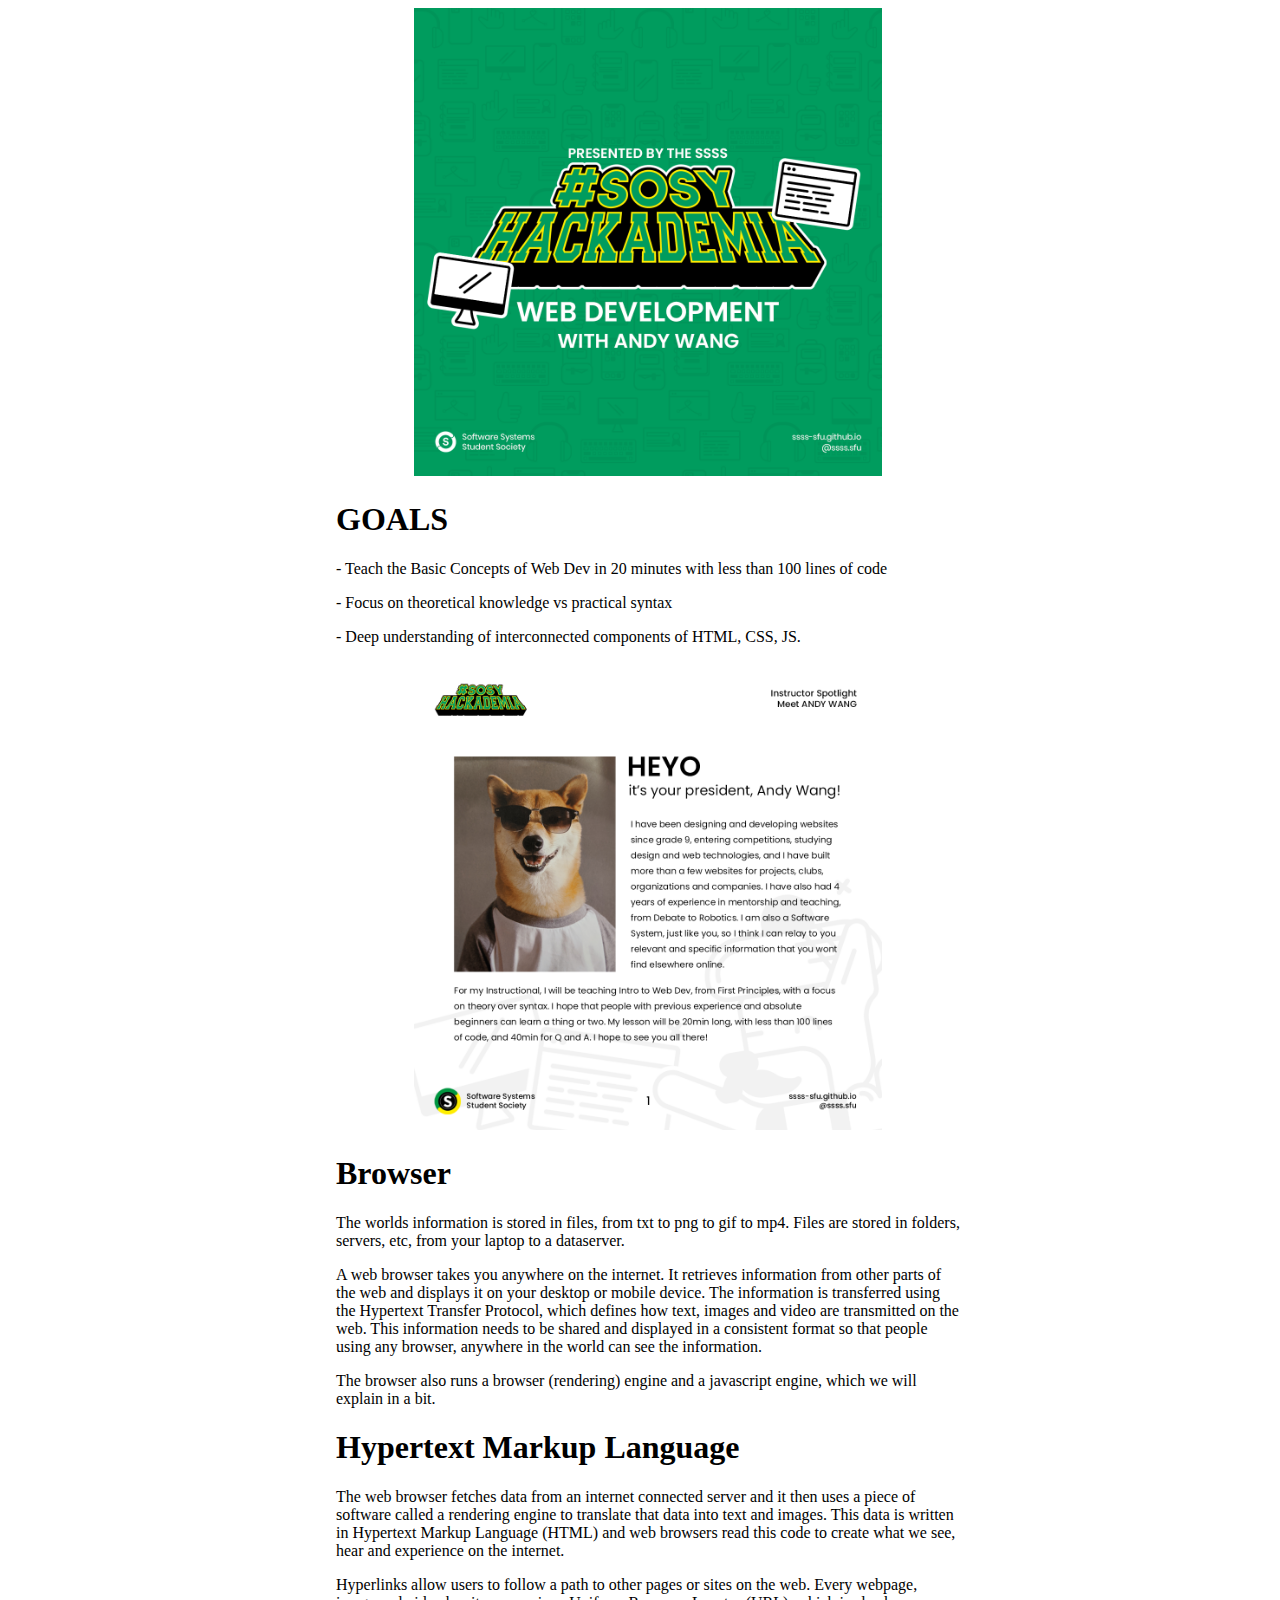
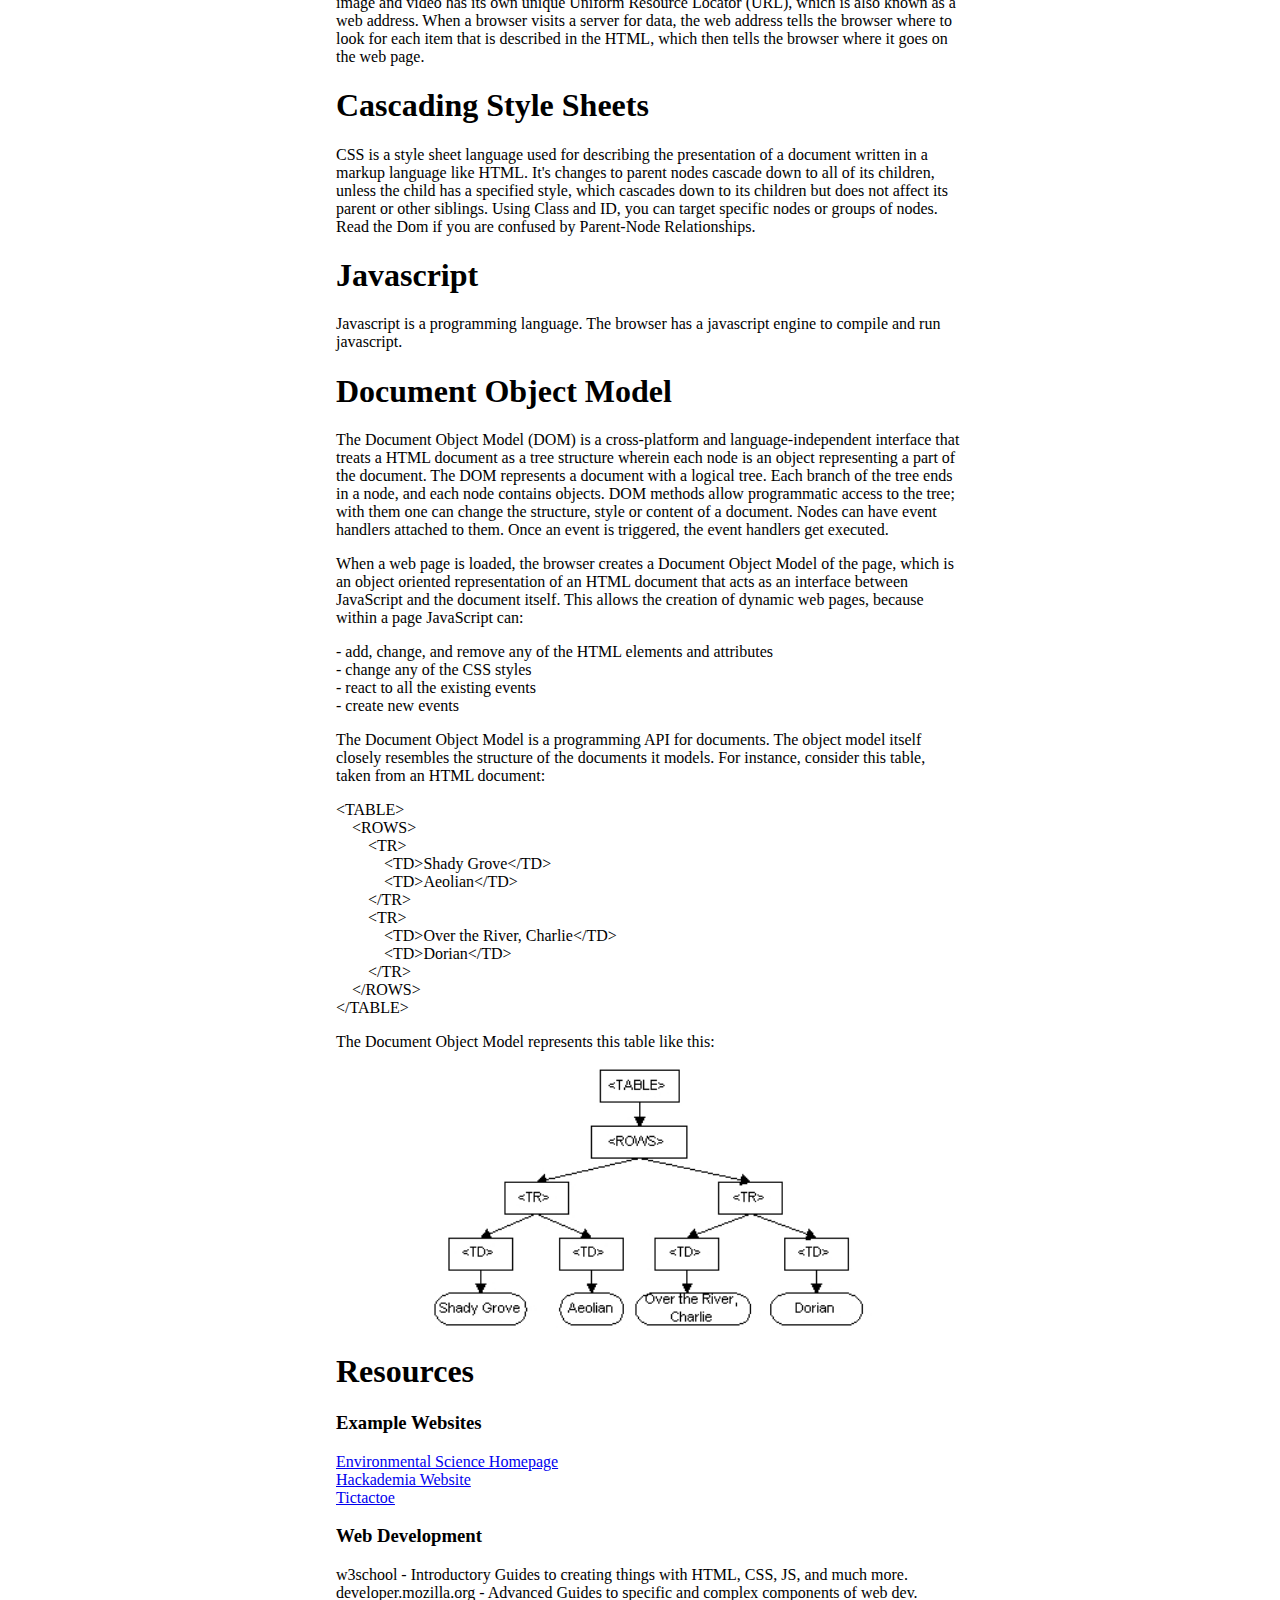
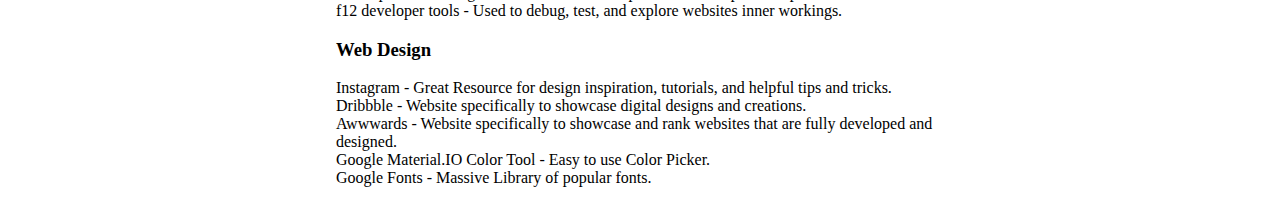
<file: index.html>
<!DOCTYPE html>
<html>
<head>
    <title>Hackademia</title>

    <link rel="stylesheet" href="main/main.css">
</head>
<body>
    <div class="image">
        <img src="main/webdev.png">
    </div>

    <div id="goals">
        <h1>GOALS</h1>
        <p>- Teach the Basic Concepts of Web Dev in 20 minutes with less than 100 lines of code</p>
        <p>- Focus on theoretical knowledge vs practical syntax</p>
        <p>- Deep understanding of interconnected components of HTML, CSS, JS.</p>
    </div>

    <div class="image">
        <img src="main/instructor.png">
    </div>

    <div id="Browser"> 
        <h1>Browser</h1>
        <p>
            The worlds information is stored in files, from txt to png to gif to mp4. 
            Files are stored in folders, servers, etc, from your laptop to a dataserver.
        </p>
        <p>
            A web browser takes you anywhere on the internet. 
            It retrieves information from other parts of the web and displays it on your desktop or mobile device. 
            The information is transferred using the Hypertext Transfer Protocol, 
            which defines how text, images and video are transmitted on the web. 
            This information needs to be shared and displayed in a consistent format so that people using any browser, 
            anywhere in the world can see the information.
        </p>
        <p>
            The browser also runs a browser (rendering) engine and a javascript engine, which we will explain in a bit.
        </p>
    </div>

    <div id="HTML"> 
        <h1>Hypertext Markup Language</h1>
        <p>
            The web browser fetches data from an internet connected server 
            and it then uses a piece of software called a rendering engine 
            to translate that data into text and images. 
            This data is written in Hypertext Markup Language (HTML) 
            and web browsers read this code to create what we see, hear and experience on the internet.
        </p>
        <p>
            Hyperlinks allow users to follow a path to other pages or sites on the web. 
            Every webpage, image and video has its own unique Uniform Resource Locator (URL), 
            which is also known as a web address. 
            When a browser visits a server for data, 
            the web address tells the browser where to look for each item that is described in the HTML, 
            which then tells the browser where it goes on the web page.
        </p>
    </div>

    <div id="CSS"> 
        <h1>Cascading Style Sheets</h1>
        <p>
            CSS is a style sheet language used for describing the presentation of a document written in a markup language like HTML.
            It's changes to parent nodes cascade down to all of its children, 
            unless the child has a specified style, 
            which cascades down to its children but does not affect its parent or other siblings.
            Using Class and ID, you can target specific nodes or groups of nodes. 

            Read the Dom if you are confused by Parent-Node Relationships.
        </p>
    </div>

    <div id="Javascript"> 
        <h1>Javascript</h1>
        <p>
            Javascript is a programming language. 
            The browser has a javascript engine to compile and run javascript. 
        </p>
    </div>

    <div id="DOM"> 
        <h1>Document Object Model</h1>
        <p>
            The Document Object Model (DOM) is a cross-platform and language-independent interface 
            that treats a HTML document as a tree structure wherein each node is an object representing a part of the document. 
            The DOM represents a document with a logical tree. Each branch of the tree ends in a node, and each node contains objects. 
            DOM methods allow programmatic access to the tree; 
            with them one can change the structure, style or content of a document. 
            Nodes can have event handlers attached to them. Once an event is triggered, the event handlers get executed.
        </p>
        <p>
            When a web page is loaded, the browser creates a Document Object Model of the page, 
            which is an object oriented representation of an HTML document that acts as an interface between JavaScript and the document itself. 
            This allows the creation of dynamic web pages, because within a page JavaScript can:
        </p>
        <p>
            - add, change, and remove any of the HTML elements and attributes <br>
            - change any of the CSS styles <br>
            - react to all the existing events <br>
            - create new events <br>
        </p>
    </div>

    <div id="DOMexample">
        <p>
            The Document Object Model is a programming API for documents. 
            The object model itself closely resembles the structure of the documents it models. 
            For instance, consider this table, taken from an HTML document:<br>
        </p>
        <p>
            &lt;TABLE&gt;<br>
            &nbsp;&nbsp;&nbsp;&nbsp;&lt;ROWS&gt; <br>
            &nbsp;&nbsp;&nbsp;&nbsp;&nbsp;&nbsp;&nbsp;&nbsp;&lt;TR&gt; <br>
            &nbsp;&nbsp;&nbsp;&nbsp;&nbsp;&nbsp;&nbsp;&nbsp;&nbsp;&nbsp;&nbsp;&nbsp;&lt;TD&gt;Shady Grove&lt;/TD&gt;<br>
            &nbsp;&nbsp;&nbsp;&nbsp;&nbsp;&nbsp;&nbsp;&nbsp;&nbsp;&nbsp;&nbsp;&nbsp;&lt;TD&gt;Aeolian&lt;/TD&gt; <br>
            &nbsp;&nbsp;&nbsp;&nbsp;&nbsp;&nbsp;&nbsp;&nbsp;&lt;/TR&gt; <br>
            &nbsp;&nbsp;&nbsp;&nbsp;&nbsp;&nbsp;&nbsp;&nbsp;&lt;TR&gt;<br>
            &nbsp;&nbsp;&nbsp;&nbsp;&nbsp;&nbsp;&nbsp;&nbsp;&nbsp;&nbsp;&nbsp;&nbsp;&lt;TD&gt;Over the River, Charlie&lt;/TD&gt;<br>
            &nbsp;&nbsp;&nbsp;&nbsp;&nbsp;&nbsp;&nbsp;&nbsp;&nbsp;&nbsp;&nbsp;&nbsp;&lt;TD&gt;Dorian&lt;/TD&gt;<br>
            &nbsp;&nbsp;&nbsp;&nbsp;&nbsp;&nbsp;&nbsp;&nbsp;&lt;/TR&gt; <br>
            &nbsp;&nbsp;&nbsp;&nbsp;&lt;/ROWS&gt;<br>
            &lt;/TABLE&gt;<br>
        </p>
        <p>
            The Document Object Model represents this table like this:
        </p>
        <div class="image">
            <img src="main/domexample.jpg">
        </div>
    </div>

    <div id="Resources">
        <h1>Resources</h1>
        <h3>Example Websites</h3>
        <p>
            <a href="env-sci/index.html">Environmental Science Homepage</a><br>
            <a href="hackademia/index.html">Hackademia Website</a><br>
            <a href="tictactoe/index.html">Tictactoe</a><br>
        </p>

        <h3>Web Development</h3>
        <p>
            w3school - Introductory Guides to creating things with HTML, CSS, JS, and much more. <br>
            developer.mozilla.org - Advanced Guides to specific and complex components of web dev. <br>
            f12 developer tools - Used to debug, test, and explore websites inner workings. <br>
        </p>

        <h3>Web Design</h3>
        <p>
            Instagram - Great Resource for design inspiration, tutorials, and helpful tips and tricks. <br>
            Dribbble - Website specifically to showcase digital designs and creations.<br>
            Awwwards - Website specifically to showcase and rank websites that are fully developed and designed. <br>
            Google Material.IO Color Tool - Easy to use Color Picker. <br>
            Google Fonts - Massive Library of popular fonts. <br>
        </p>
    </div>

</body>
</html>
</file>
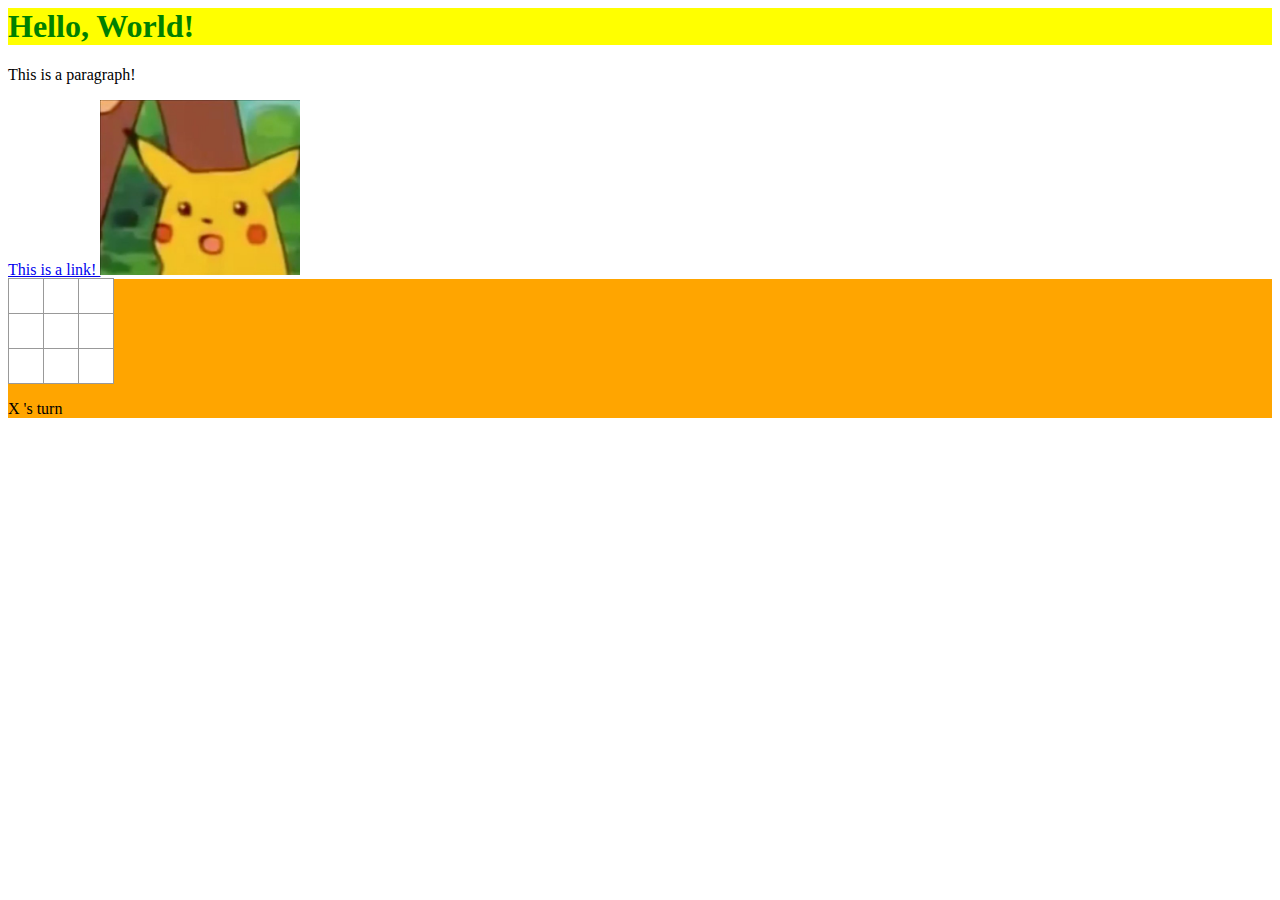
<file: 1-tictactoe/index.html>
<html>
    <head>
        <title> Tic Tac Toe </title>

        <link rel="stylesheet" href="index.css">
        <script src="tictactoe.js"></script>
    </head>
    <body> 
        <h1> Hello, World! </h1>
        <p> This is a paragraph! </p>
        <a href="https://www.google.com/"> This is a link! </a>
        <img id="pika" onclick="onPikaClicked()" src="Surprised_Pikachu.jpg">

        <div id="bigdiv">

            <div id="row">
                <div id="0" onclick="squareClicked(0)" class="square"></div>
                <div id="1" onclick="squareClicked(1)" class="square"></div> 
                <div id="2" onclick="squareClicked(2)" class="square"></div> 
            </div>
            <div id="row">
                <div id="3" onclick="squareClicked(3)" class="square"></div> 
                <div id="4" onclick="squareClicked(4)" class="square"></div> 
                <div id="5" onclick="squareClicked(5)" class="square"></div> 
            </div>
            <div id="row">
                <div id="6" onclick="squareClicked(6)" class="square"></div> 
                <div id="7" onclick="squareClicked(7)" class="square"></div> 
                <div id="8" onclick="squareClicked(8)" class="square"></div> 
            </div>

            <div>
                <p id="status">  
                    <span id="turn">X</span>
                    's turn
                </p>
            </div>

        </div>
    </body>
</html>
</file>
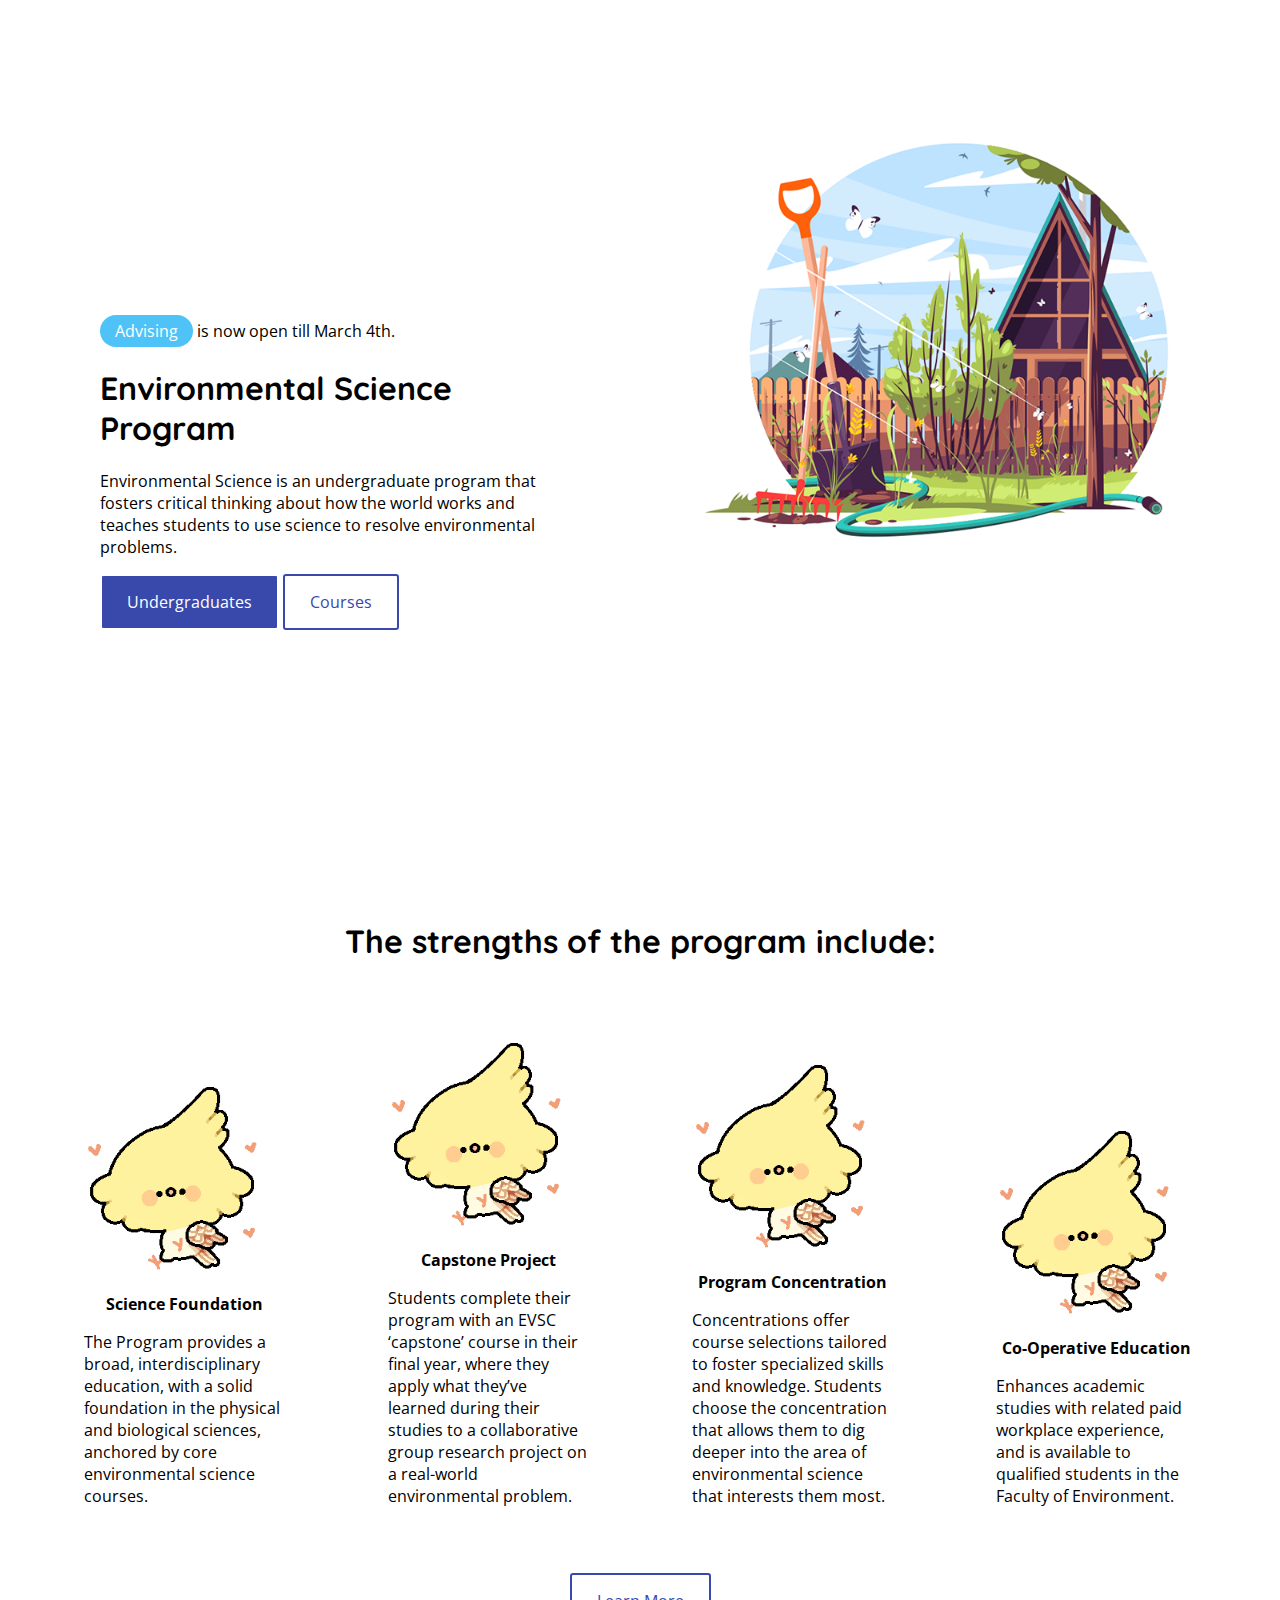
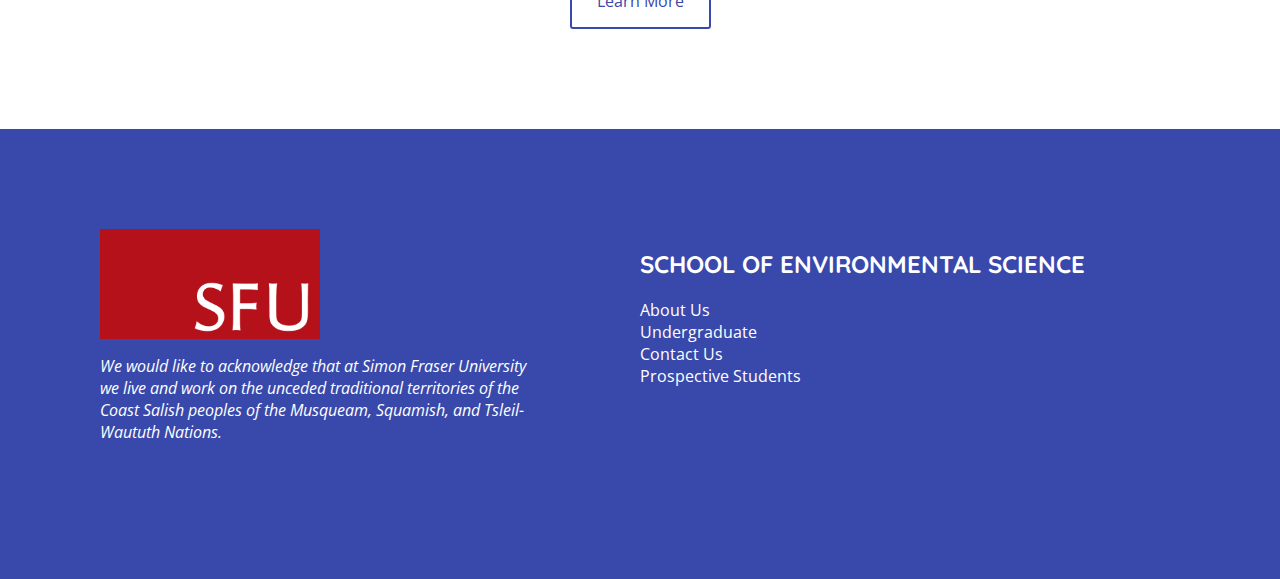
<file: 1-web_game/index.html>
<html>
    <head>
        <link rel="icon" href="favicon.ico">
        <title> Env Sci </title>

        <link href="https://fonts.googleapis.com/css2?family=Open+Sans&family=Quicksand&display=swap" rel="stylesheet">
        <link rel="stylesheet" href="styles.css">
    </head>
    <body>

        <div id="first_page">
            <div id="first_left">
                <div>
                    <a id="kawaii-btn" href="#" >Advising</a> is now open till March 4th. 
                </div>
                <div>
                    <h1>Environmental Science Program</h1>
                    <p>
                        Environmental Science is an undergraduate program that fosters critical thinking about 
                        how the world works and teaches students to use science to resolve environmental problems.
                    </p>
                </div>
                <div>
                    <a id="serious-btn" href="#"> Undergraduates </a> 
                    <a id="inverse-btn" href="#"> Courses </a>
                </div> 
            </div> <!-- Left Side -->

            <div id="first_right"> 
                <img src="hero.png">
            </div> <!-- Right Side -->

        </div> <!-- First Page -->

        <div id="second_page">
            
            <h1 class="second_h1"> The strengths of the program include: </h1>

            <div class="info_block">
                <img src="bird.png">
                <p class="info_title"> Science Foundation </p>
                <p>
                    The Program provides a broad, interdisciplinary education, 
                    with a solid foundation in the physical and biological sciences, 
                    anchored by core environmental science courses.
                </p>
            </div>

            <div class="info_block"> 
                <img src="bird.png">
                <p class="info_title"> Capstone Project </p>
                <p>
                    Students complete their program with an EVSC ‘capstone’ course in their final year, 
                    where they apply what they’ve learned during their studies to a collaborative group research project on a real-world environmental problem.
                </p>
            </div>

            <div class="info_block">
                <img src="bird.png">
                <p class="info_title"> Program Concentration </p>
                <p>
                    Concentrations offer course selections tailored to foster specialized skills and knowledge. 
                    Students choose the concentration that allows them to dig deeper into the area of environmental science that interests them most.
                </p>
            </div>

            <div class="info_block">
                <img src="bird.png">
                <p class="info_title"> Co-Operative Education </p>
                <p>
                    Enhances academic studies with related paid workplace experience, 
                    and is available to qualified students in the Faculty of Environment. 
                </p>
            </div>

        </div>  <!-- Second Page -->

        <div id="mid_link">
            <a id="inversefill-btn" href="#"> Learn More </a>
        </div> 

        <div id ="footer">
            <div id="footer_left">
                <div id="footer_left_inner">
                    <img id="footer_img" src="sfu.png"> 
                    <p id="footer_ack"> <!-- Italicis -->
                        We would like to acknowledge that at Simon Fraser University we live and work on the 
                        unceded traditional territories of the Coast Salish peoples 
                        of the Musqueam, Squamish, and Tsleil-Waututh Nations.
                    </p>
                </div> 
            </div>
            <div id="footer_right">  
                <div id="footer_right_inner">
                    <h2 id="footer_h2"> SCHOOL OF ENVIRONMENTAL SCIENCE </h2>

                    <p>
                        <a class="footer_link" href="#"> About Us </a> <br>
                        <a class="footer_link" href="#"> Undergraduate </a> <br>
                        <a class="footer_link" href="#"> Contact Us </a> <br>
                        <a class="footer_link" href="#"> Prospective Students </a>
                    </p>
                </div>
            </div>
        </div> <!-- Footer -->

    </body>
</html>
</file>
<file: main/main.css>
body{
    position: absolute;
    top: 0;
    left: 50%;
    transform: translate(-50%, 0);
}

.image {
    text-align: center;
}

img {
    width: 75%;
}

div {
    /* width: 50%; */
}
</file>
<file: 1-tictactoe/index.css>
h1 { 
    color: green; 
    background-color: yellow;
}

p {
    font-size: 1em;
    /* font-size: 2em; */
}

img {
    width: 200px;
}


/* TicTacToe */

#bigdiv {
    background-color: orange;
}


#row {
    display: flex;
    flex-direction: row;
}

.square {
    background: #fff;
    border: 1px solid #999;
    float: left;
    font-size: 24px;
    font-weight: bold;
    line-height: 34px;
    height: 34px;
    margin-right: -1px;
    margin-top: -1px;
    padding: 0;
    text-align: center;
    width: 34px;
}
  
.square:focus {
    outline: none;
}
</file>
<file: 1-web_game/styles.css>
/* Dark Bluish Purple, #3949ab
Baby Blue, #4fc3f7
Baby Pink, #f48fb1 */


/* 
font-family: 'Open Sans', sans-serif;
font-family: 'Quicksand', sans-serif;
*/


*{
    font-family: 'Open Sans', sans-serif;
    transition: 0.5s;
}

body{ 
    margin: 0;
    padding: 0;
}

h1, h2, h3, h4 {
    font-family: 'Quicksand', sans-serif;
}

#first_page {
    height: 100vh;
}

#first_left, #first_right {
    width: 50%;
    padding-top: 100px;
}

#first_left { 
    float: left; 
    padding-top: 35vh;
}

#first_left > div {
    padding: 0 100px;
}

#first_right { float: right; }

img { width: 100%; }

p { 
    text-align: left; 
    font-family: 'Open Sans', sans-serif;
}

#kawaii-btn {
    background-color: #4fc3f7;
    border-radius: 20px;
    border: none;
    color: white;
    padding: 5px 15px;
    text-align: center;
    text-decoration: none;
    display: inline-block;
    font-size: 16px;
}

#kawaii-btn:hover {
    box-shadow: 2px 2px rgb(107, 107, 107);
}

#serious-btn {
    background-color: #3949ab;
    border-radius: 3px;
    border: 2px solid white;
    color: white;
    padding: 15px 25px;
    text-align: center;
    text-decoration: none;
    display: inline-block;
    font-size: 16px;
}

#serious-btn:hover { 
    background-color: #f48fb1;
}

#inverse-btn {
    border-radius: 3px;
    padding: 15px 25px;
    text-align: center;
    text-decoration: none;
    display: inline-block;
    font-size: 16px;

    color: #3949ab;
    border: 2px solid #3949ab;
    background-color: white;
}

#inverse-btn:hover {
    border: 2px solid #f48fb1;
    color: #f48fb1;
}

/* Second Page */

#second_page {
    width: 100%;
    text-align: center;
}

.info_block {
    display: inline-block;
    width: 200px;
    margin: 50px;
}

.info_title {
    text-align: center;
    font-weight: bold;
}

/* Footer */
#footer {
    width: 100%;
    height: 50vh;
    background-color: #3949ab;
}

#footer_left, #footer_right {
    width: 50%;
}

#footer_left { 
    float: left; 
}

#footer_right { 
    float: right; 
}

#footer_left_inner {
    padding: 100px;
    padding-bottom: 0;
}

#footer_img {
    width: 50%;
}

#footer_ack {
    font-style: italic;
    color: white;
}

#footer_h2 {
    color: white;
}

#footer_right_inner {
    padding: 100px 0;
}

.footer_link {
    text-decoration: none;
    font-size: 16px;
    color: white;
}

.footer_link:hover {
    padding-left: 15px;
}

#mid_link {
    text-align: center;
    padding-bottom: 100px;
}

#inversefill-btn {
    border-radius: 3px;
    padding: 15px 25px;
    text-align: center;
    text-decoration: none;
    display: inline-block;
    font-size: 16px;

    color: #3949ab;
    border: 2px solid #3949ab;
    background-color: white;
}

#inversefill-btn:hover {
    border: 2px solid #4fc3f7;
    background-color: #4fc3f7;
    color: white;
}

::-webkit-scrollbar {
    background-color: white;
}
::-webkit-scrollbar-thumb {
    background-color: #3949ab;
}
</file>
